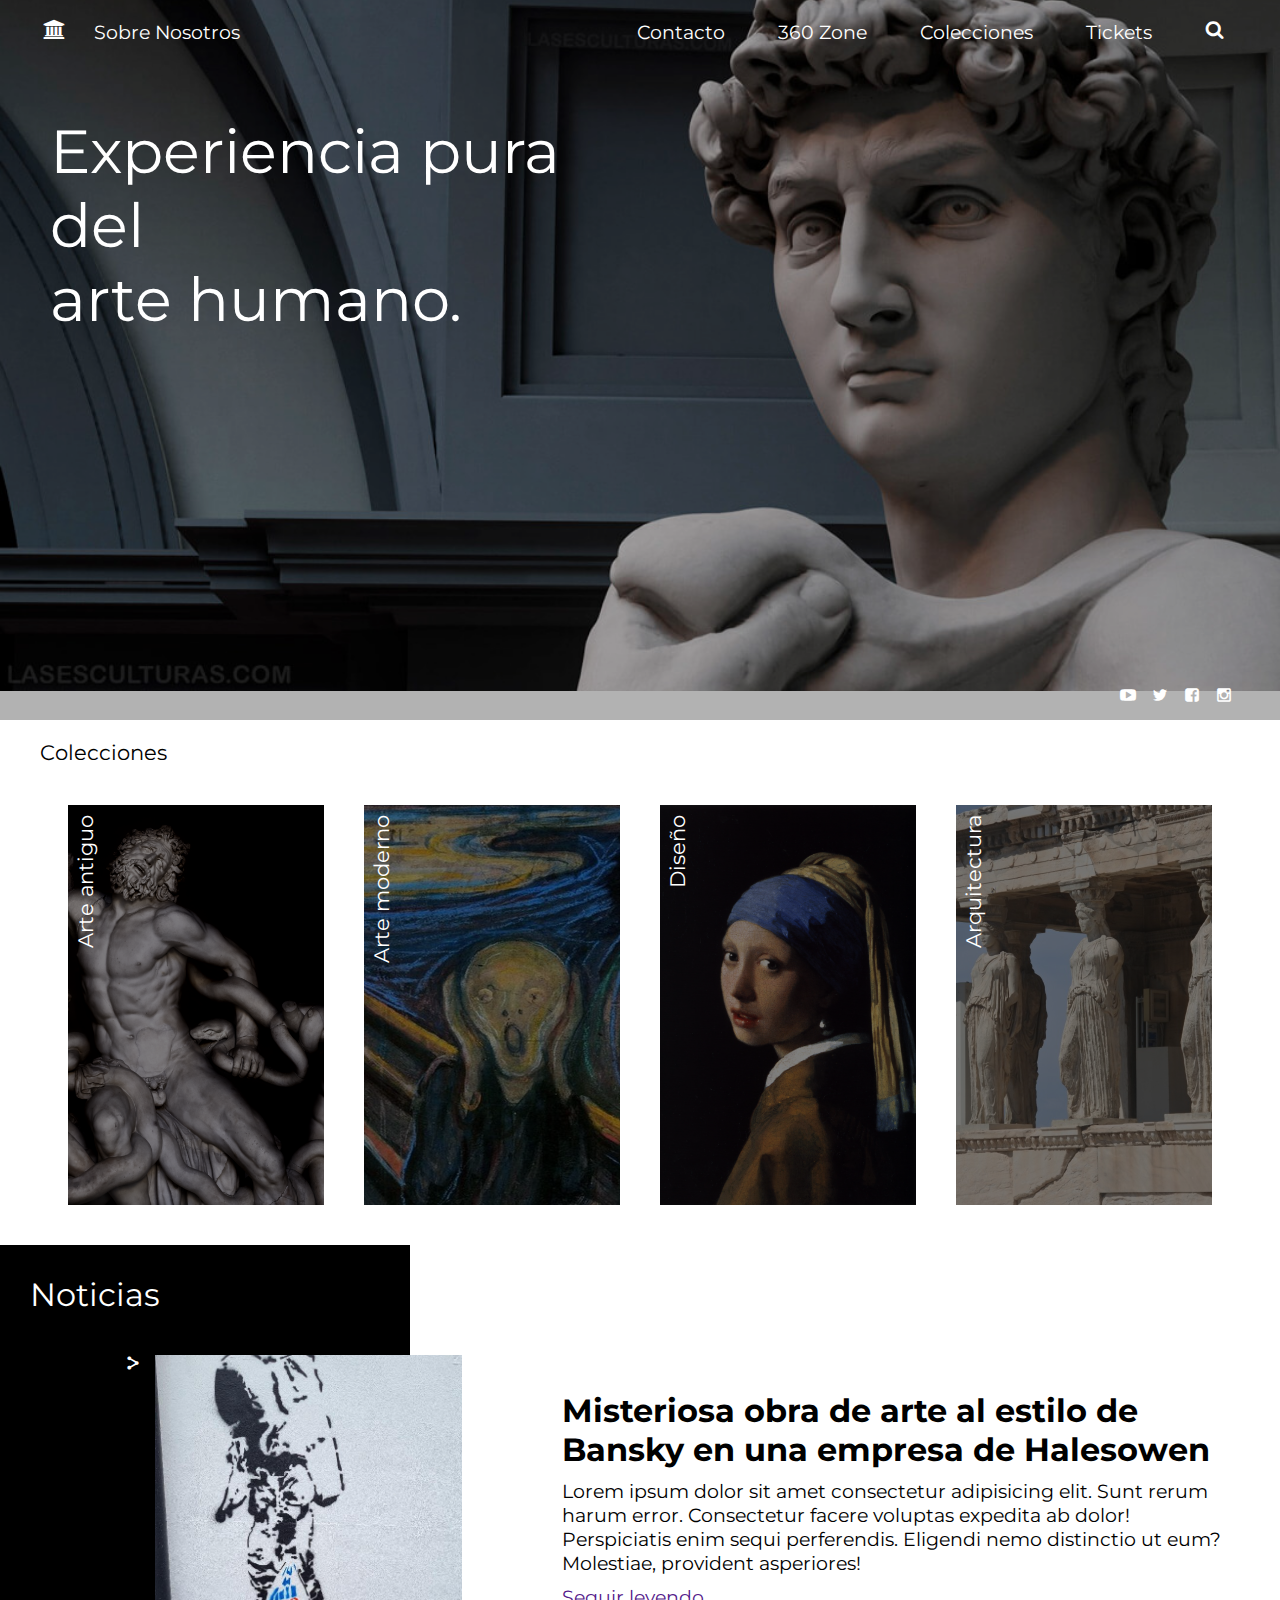
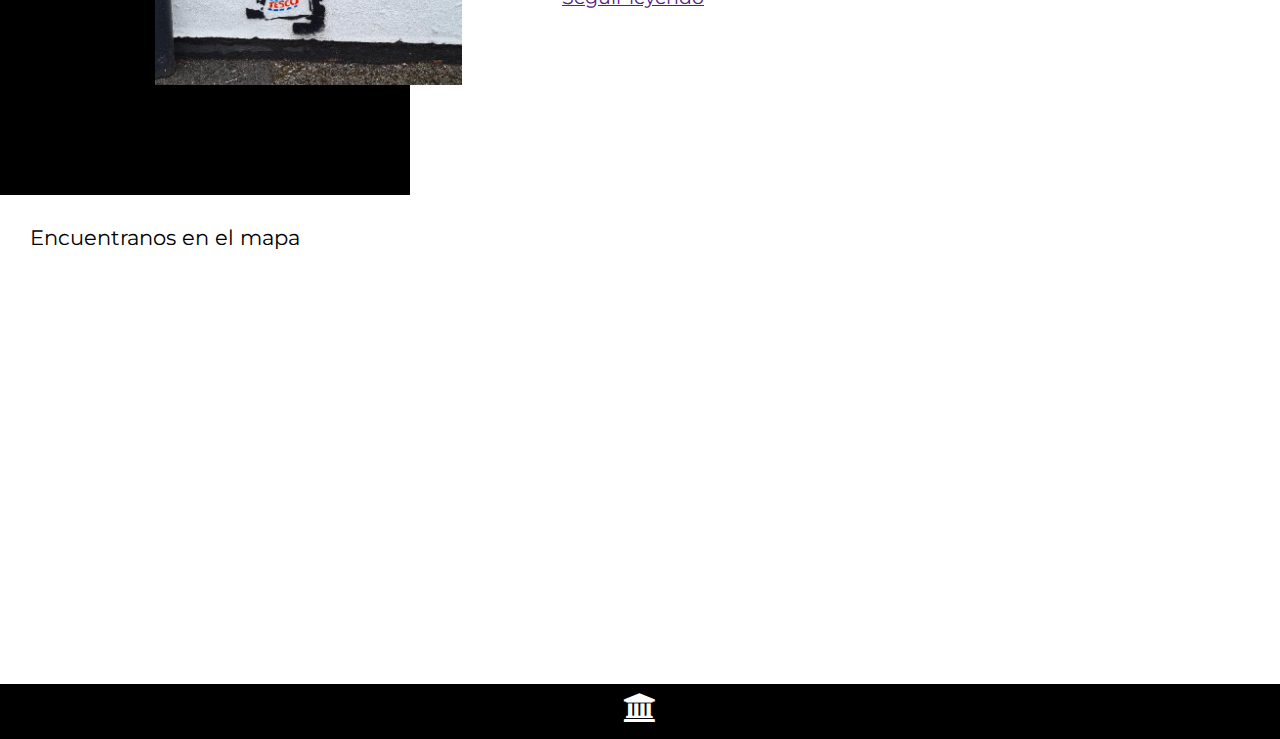
<file: index.html>
<!DOCTYPE html>
<html lang="en">

<head>
    <meta charset="UTF-8">
    <meta http-equiv="X-UA-Compatible" content="IE=edge">
    <meta name="viewport" content="width=device-width, initial-scale=1.0">
    <title>Art</title>
    <link rel="stylesheet" href="static/css/index.css">
    <link rel="stylesheet" href="static/icons/styles.css">
    <link rel="preconnect" href="https://fonts.gstatic.com">
<link href="https://fonts.googleapis.com/css2?family=Montserrat:wght@100;400&display=swap" rel="stylesheet">
<body>
    <header>
        <div class="header-image"><img src="static/img/header-img.jpg" alt=""></div>
        <div class="blackVeil"></div>
        <div class="menus">
            <div class="menu-left">
                <div class="menu-left-item">
                    <span class="icon-logo"></span>
                </div>
                <div class="menu-left-item">Sobre Nosotros</div>
            </div>
            <div class="menu-rigth">
               <div class="menu-rigth-item"><a href="">Contacto</a></div>
                <div class="menu-rigth-item"><a href="./templates/360.html">360 Zone</a></div>
                <div class="menu-rigth-item"><a href="templates/screen2.html">Colecciones</a></div>
                <div class="menu-rigth-item"><a href="">Tickets</a></div>
                <div class="menu-rigth-item"><span class="icon-search"></span></div>
            </div>
        </div>
        <div class="titulo">
            <p>Experiencia pura</p>
            <p> del</p>
            <p> arte humano.</p>
        </div>
        <div class="menu-footer">
            <div class="icon-social-network"><span class="icon-youtube"></span></div>
            <div class="icon-social-network"><span class="icon-twitter"></span></div>
            <div class="icon-social-network"><span class="icon-facebook"></span></div>
            <div class="icon-social-network"><span class="icon-instagram"></span></div>
        </div class="menu-footer">
    </header>
    <main>
        <article class="colecciones">
            <div class="colecciones-title">
                Colecciones
            </div>
            <div class="gallery">
                <div class="galery-image">
                    <img src="static/img/laocoon-img.png" alt="">
                    <p class="title-img"><a href="./templates/antiguo.html">Arte antiguo</a></p>
                    <div class="blackVeil-galery"></div>
                </div>
                <div class="galery-image">
                    <img src="static/img/grito-img.jpg" alt="">
                    <div class="title-img"><a href="">Arte moderno</a></div>
                    <div class="blackVeil-galery"></div>
                </div>
                <div class="galery-image">
                    <img src="static/img/chica-img.jpg" alt="">
                    <div class="title-img"><a href="">Diseño</a></div>
                    <div class="blackVeil-galery"></div>
                </div>
                <div class="galery-image">
                    <img src="static/img/templo-img.jpg" alt="">
                    <div class="title-img"><a href="./templates/arquitectura.html">Arquitectura</a></div>
                    <div class="blackVeil-galery"></div>
                </div>
            </div>
        </article>
        <article class="noticias">
            <div class="noticias-left">
                <div class="noticias-left-title">
                    Noticias
                </div>
                <div class="noticias-background">
                </div>
                <div class="noticias-image">
                    <img src="static/img/banksy-img.jpg" alt="">
                    <div class="shared">
                        <span class="icon-share"></span>
                    </div>
                </div>
            </div>
            <div class="noticias-rigth">
                <div class="noticias-contenido">
                    <h1>Misteriosa obra de arte al estilo de Bansky en una empresa de Halesowen</h1>
                    <p>Lorem ipsum dolor sit amet consectetur adipisicing elit. Sunt rerum harum error. Consectetur
                        facere voluptas expedita ab dolor! Perspiciatis enim sequi perferendis. Eligendi nemo distinctio
                        ut eum? Molestiae, provident asperiores!</p>
                    <a href="">Seguir leyendo</a>
                </div>
            </div>
        </article>
    </main>
    <footer>
        <p>Encuentranos en el mapa</p>
        <div style="width: 100%"><iframe width="100%" height="400" frameborder="0" scrolling="no" marginheight="0"
                marginwidth="0"
                src="https://maps.google.com/maps?width=100%25&amp;height=600&amp;hl=es&amp;q=Blvd.%20Villas%20del%20Meson,%202995%20Montenegro,%20Qro.+(UAQ%20Juriquilla)&amp;t=&amp;z=14&amp;ie=UTF8&amp;iwloc=B&amp;output=embed"></iframe></div>
        <div class="final-footer">
            <span class="icon-logo"></span>
        </div>
    </footer>
</body>

</html>
</file>
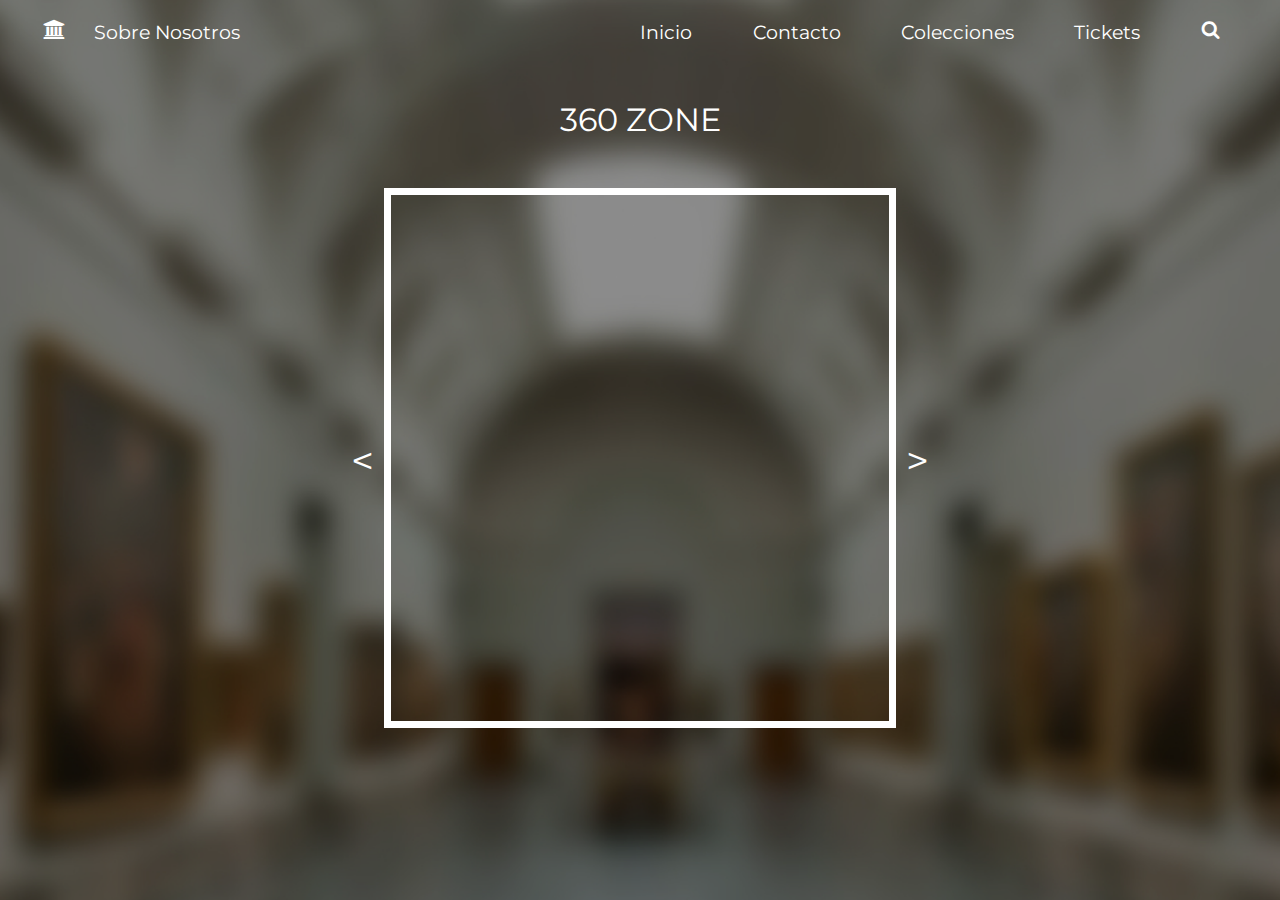
<file: templates/360.html>
<!DOCTYPE html>
<html lang="es-mx">
    <!-- http://www.digitalsculpture.org/florence/main/main_collection -->
<head>
    <meta charset="UTF-8">
    <meta http-equiv="X-UA-Compatible" content="IE=edge">
    <meta name="viewport" content="width=device-width, initial-scale=1.0">
    <title>Art</title>
    <link rel="stylesheet" href="../static/css/360.css">
    <link rel="stylesheet" href="../static/icons/styles.css">
    <link rel="preconnect" href="https://fonts.gstatic.com">
    <link href="https://fonts.googleapis.com/css2?family=Montserrat:wght@100;400&display=swap" rel="stylesheet">

<body>
    <header>
        <div class="menus">
            <div class="menu-left">
                <div class="menu-left-item">
                    <span class="icon-logo"></span>
                </div>
                <div class="menu-left-item">Sobre Nosotros</div>
            </div>
            <div class="menu-rigth">
                <div class="menu-rigth-item"><a href="../index.html">Inicio</a></div>
                <div class="menu-rigth-item"><a href="">Contacto</a></div>
                <div class="menu-rigth-item"><a href="">Colecciones</a></div>
                <div class="menu-rigth-item"><a href="">Tickets</a></div>
                <div class="menu-rigth-item"><span class="icon-search"></span></div>
            </div>
        </div>

    </header>
    <main>
        <img class="main-fondo" src="../static/img/360.png" alt="">
        <div class="blackVeil"></div>
        <div class="title">360 ZONE</div>
        <div class="modal" id="1">
            <div class="modelo">
                <p></p>
                <a href="#10">&#60;</a>
                <div class="sketchfab-embed-wrapper"> <iframe title="Female Portrait- OdA1911 n 648" frameborder="0"
                        allowfullscreen mozallowfullscreen="true" webkitallowfullscreen="true" allow="fullscreen; autoplay; vr"
                        xr-spatial-tracking execution-while-out-of-viewport execution-while-not-rendered web-share
                        src="https://sketchfab.com/models/93e11d4bc5fc40d88962fa717c6792fc/embed?ui_infos=0"> </iframe> 
                    </div>
                    <a href="#2">></a>
                </div>
        </div>
        <div class="modal" id="2">
            <div class="modelo">
                <p></p>
                <a href="#1">&#60;</a>
                <div class="sketchfab-embed-wrapper"> <iframe title="Macrinus" frameborder="0" allowfullscreen mozallowfullscreen="true" webkitallowfullscreen="true" allow="fullscreen; autoplay; vr" xr-spatial-tracking execution-while-out-of-viewport execution-while-not-rendered web-share src="https://sketchfab.com/models/dd49c38dac5c40e4be1081b9ddf6be6f/embed?ui_infos=0"> </iframe> </div>
                <a href="#3">></a>
            </div>
        </div>
        <div class="modal" id="3">
            <div class="modelo">
                <p></p>
                <a href="#2">&#60;</a>
                <div class="sketchfab-embed-wrapper"> <iframe title="Molossian Hound Inv. 1914 n. 67" frameborder="0" allowfullscreen mozallowfullscreen="true" webkitallowfullscreen="true" allow="fullscreen; autoplay; vr" xr-spatial-tracking execution-while-out-of-viewport execution-while-not-rendered web-share src="https://sketchfab.com/models/6a6bc196c2cf447b8fd8eaec1d0c7fa1/embed?ui_infos=0"> </iframe> </div>
                <a href="#4">></a>
            </div>
        </div>
        <div class="modal" id="4">
            <div class="modelo">
                <p></p>
                <a href="#3">&#60;</a>
                <div class="sketchfab-embed-wrapper"> <iframe title="Wild Boar Inv. 1914 n. 63" frameborder="0" allowfullscreen mozallowfullscreen="true" webkitallowfullscreen="true" allow="fullscreen; autoplay; vr" xr-spatial-tracking execution-while-out-of-viewport execution-while-not-rendered web-share src="https://sketchfab.com/models/656c433eb4434417beff1456bceb6e49/embed?ui_infos=0"> </iframe> </div>
                <a href="#5">></a>
            </div>
        </div>
        <div class="modal" id="5">
            <div class="modelo">
                <p></p>
                <a href="#4">&#60;</a>
                <div class="sketchfab-embed-wrapper"> <iframe title="Sleeping Ariadne" frameborder="0" allowfullscreen mozallowfullscreen="true" webkitallowfullscreen="true" allow="fullscreen; autoplay; vr" xr-spatial-tracking execution-while-out-of-viewport execution-while-not-rendered web-share src="https://sketchfab.com/models/3a89b9c378bd4824b5cdf75429c86914/embed?ui_infos=0"> </iframe> </div>
                <a href="#6">></a>
            </div>
        </div>
        <div class="modal" id="6">
            <div class="modelo">
                <p></p>
                <a href="#5">&#60;</a>
                <div class="sketchfab-embed-wrapper"> <iframe title="Dancing Satyr Inv. 1914 n. 220" frameborder="0" allowfullscreen mozallowfullscreen="true" webkitallowfullscreen="true" allow="fullscreen; autoplay; vr" xr-spatial-tracking execution-while-out-of-viewport execution-while-not-rendered web-share src="https://sketchfab.com/models/f44cffa980bf40df89e91458261e16b5/embed?ui_infos=0"> </iframe> </div>
                <a href="#7">></a>
            </div>
        </div>
        <div class="modal" id="7">
            <div class="modelo">
                <p></p>
                <a href="#6">&#60;</a>
                <div class="sketchfab-embed-wrapper"> <iframe title="Menelaus and Patroclus Inv. 1914 n. 601" frameborder="0" allowfullscreen mozallowfullscreen="true" webkitallowfullscreen="true" allow="fullscreen; autoplay; vr" xr-spatial-tracking execution-while-out-of-viewport execution-while-not-rendered web-share src="https://sketchfab.com/models/466021cc8aaa4cabb79d22cf78884446/embed?ui_infos=0"> </iframe> </div>
                <a href="#8">></a>
            </div>
        </div>
        <div class="modal" id="8">
            <div class="modelo">
                <p></p>
                <a href="#7">&#60;</a>
                <div class="sketchfab-embed-wrapper"> <iframe title="Apollino Inv. 1914 n. 229" frameborder="0" allowfullscreen mozallowfullscreen="true" webkitallowfullscreen="true" allow="fullscreen; autoplay; vr" xr-spatial-tracking execution-while-out-of-viewport execution-while-not-rendered web-share src="https://sketchfab.com/models/374745e741314f7aaf0feea80a39cd52/embed?ui_infos=0"> </iframe> </div>
                <a href="#9">></a>
            </div>
        </div>
        <div class="modal" id="9">
            <div class="modelo">
                <p></p>
                <a href="#8">&#60;</a>
                <div class="sketchfab-embed-wrapper"> <iframe title="Medici Venus Inv. 1914 n. 224" frameborder="0" allowfullscreen mozallowfullscreen="true" webkitallowfullscreen="true" allow="fullscreen; autoplay; vr" xr-spatial-tracking execution-while-out-of-viewport execution-while-not-rendered web-share src="https://sketchfab.com/models/31df125d63b747af841d8fca4eb7b8f8/embed?ui_infos=0"> </iframe> </div>
                <a href="#10">></a>
            </div>
        </div>
        <div class="modal" id="10">
            <div class="modelo">
                <p></p>
                <a href="#9">&#60;</a>
                <div class="sketchfab-embed-wrapper"> <iframe title="The Wrestlers Inv. 1914 n. 216" frameborder="0" allowfullscreen mozallowfullscreen="true" webkitallowfullscreen="true" allow="fullscreen; autoplay; vr" xr-spatial-tracking execution-while-out-of-viewport execution-while-not-rendered web-share src="https://sketchfab.com/models/2b05d3f4249843c99acb359a8e0190e7/embed?ui_infos=0"> </iframe> </div>
                <a href="#1">></a>
            </div>
        </div>

    </main>
    <script>
    document.getElementById(2).children[0].children[1].click()
    </script>
</body>

</html>
</file>
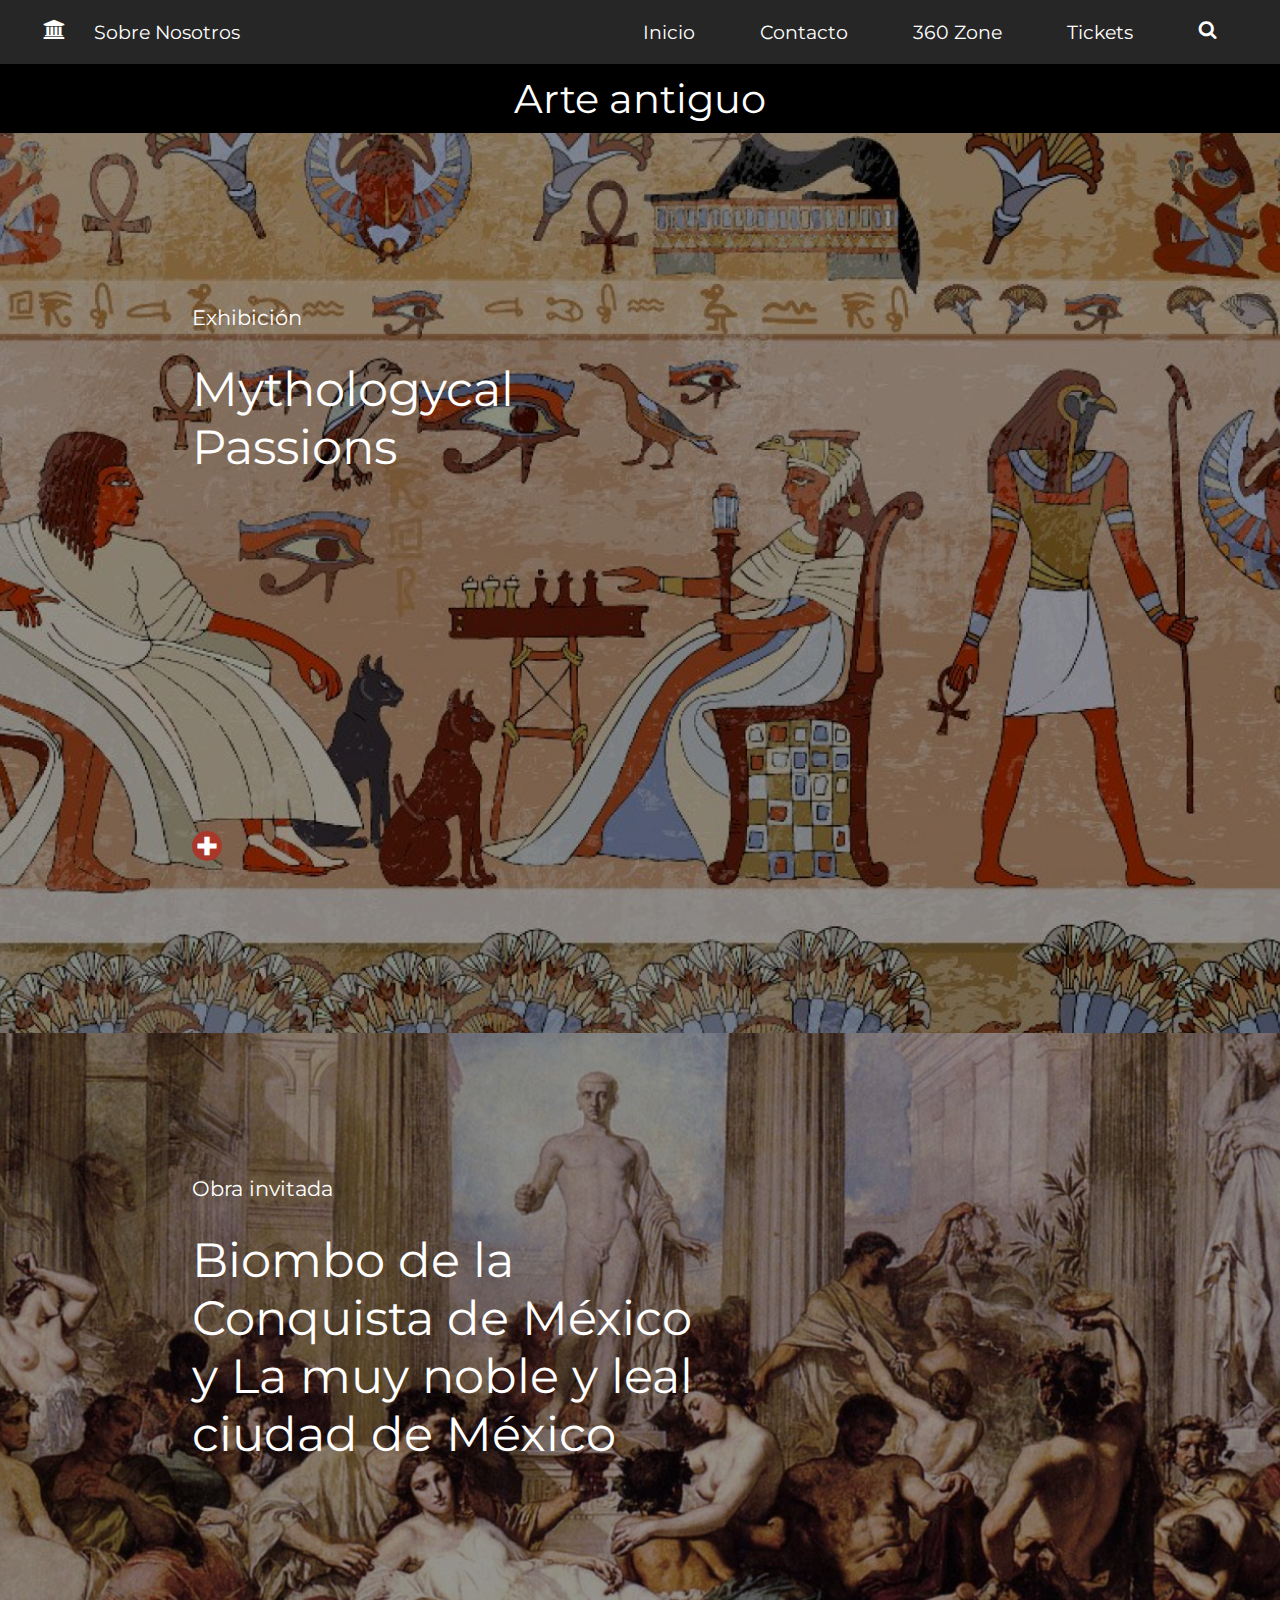
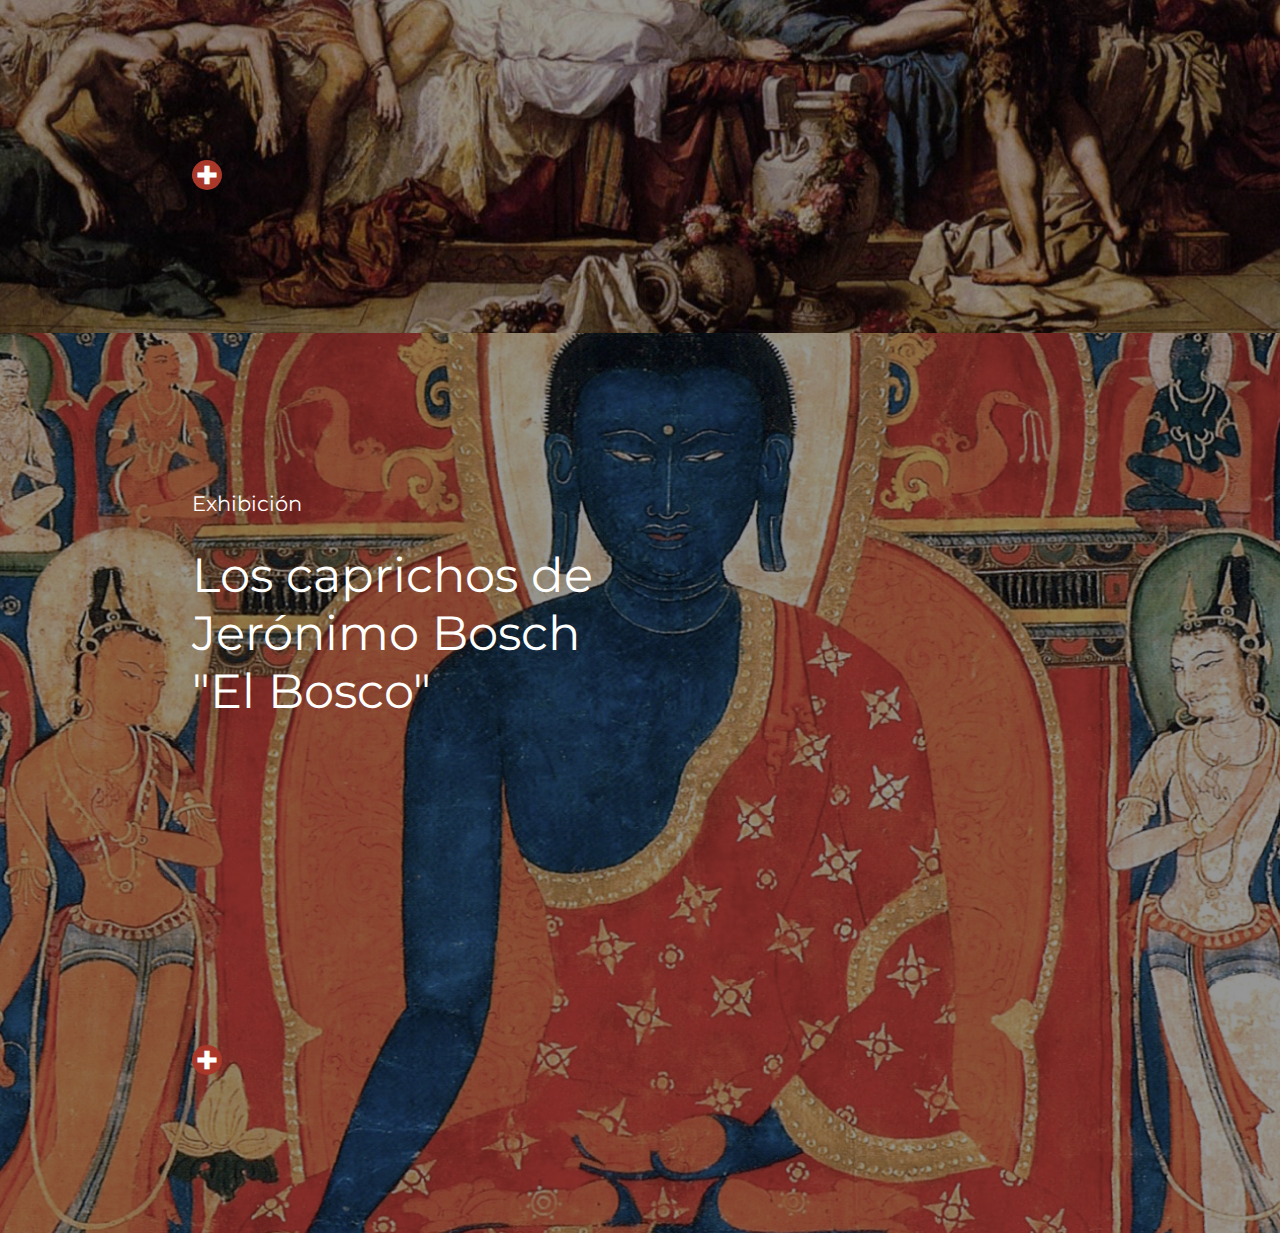
<file: templates/antiguo.html>
<!DOCTYPE html>
<html lang="en">

<head>
    <meta charset="UTF-8">
    <meta http-equiv="X-UA-Compatible" content="IE=edge">
    <meta name="viewport" content="width=device-width, initial-scale=1.0">
    <title>Art</title>
    <link rel="stylesheet" href="../static/css/galery-section.css">
    <link rel="stylesheet" href="../static/icons/styles.css">
    <link rel="preconnect" href="https://fonts.gstatic.com">
<link href="https://fonts.googleapis.com/css2?family=Montserrat:wght@100;400&display=swap" rel="stylesheet">
<body>
    <header>
        <div class="menus">
            <div class="menu-left">
                <div class="menu-left-item">
                    <span class="icon-logo"></span>
                </div>
                <div class="menu-left-item">Sobre Nosotros</div>
            </div>
            <div class="menu-rigth">
                <div class="menu-rigth-item"><a href="../index.html">Inicio</a></div>
                <div class="menu-rigth-item"><a href="">Contacto</a></div>
                <div class="menu-rigth-item"><a href="../templates/360.html">360 Zone</a></div>
                <div class="menu-rigth-item"><a href="">Tickets</a></div>
                <div class="menu-rigth-item"><span class="icon-search"></span></div>
            </div>
        </div>
        
    </header>
    <main>
        <section>Arte antiguo</section>
        <article>
            <div>
                <p class="article-type">Exhibición</p>
                <p class="article-title">Mythologycal <br> Passions</p>
            </div>
            <div class="mas-icon">+</div>
            <img src="../static/img/antiguo_img1.png" alt="">
            <div class="blackVeil"></div>
        </article>
        <article>
            <div>
                <p class="article-type">Obra invitada</p>
                <p class="article-title">
                    Biombo de la <br>
                    Conquista de México <br>
                    y La muy noble y leal <br>
                    ciudad de México
                </p>
            </div>
            <div class="mas-icon">+</div>
            <img src="../static/img/antiguo_img2.png" alt="">
            <div class="blackVeil"></div>
        </article>
        <article>
            <div>
                <p class="article-type">Exhibición</p>
                <p class="article-title">
                    Los caprichos de <br>
                    Jerónimo Bosch <br>
                    "El Bosco"
                </p>
            </div>
            <div class="mas-icon">+</div>
            <img src="../static/img/antiguo_img3.png" alt="">
            <div class="blackVeil"></div>
        </article>
    </main>
    
</body>

</html>
</file>
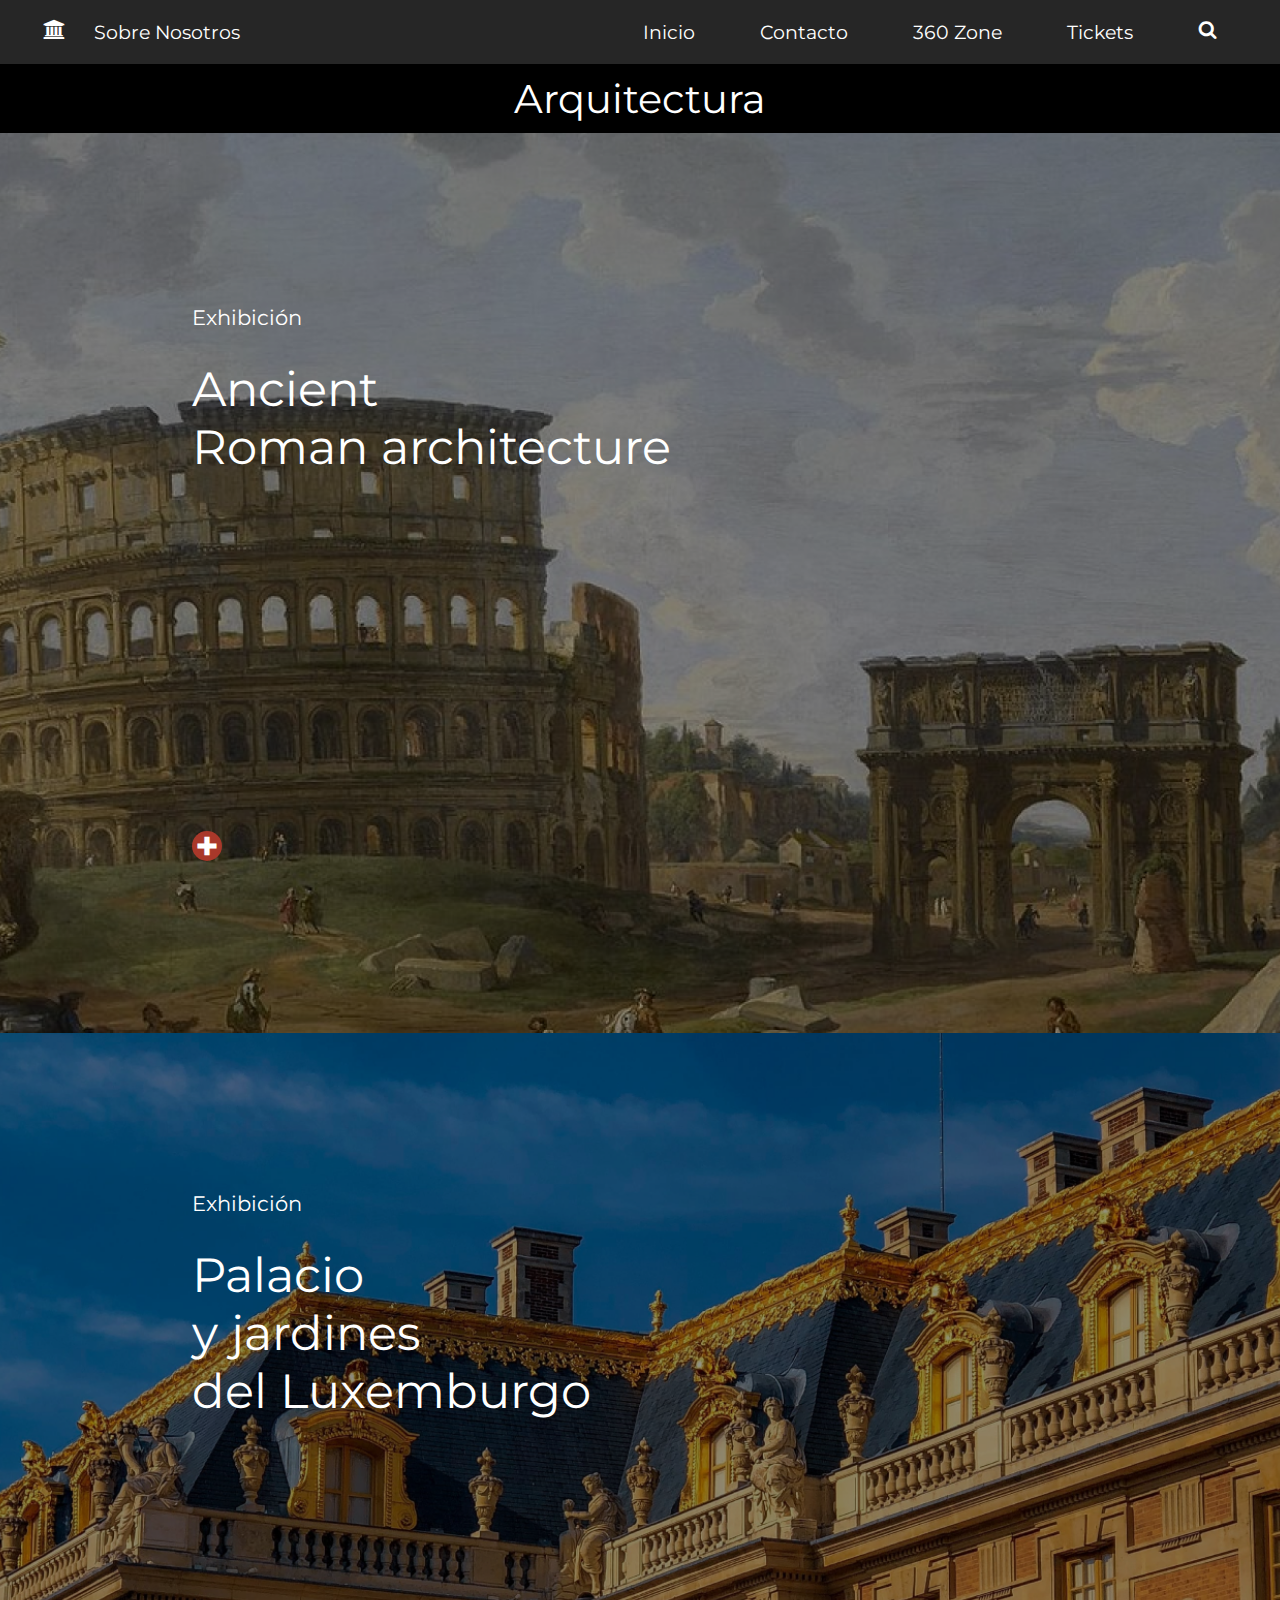
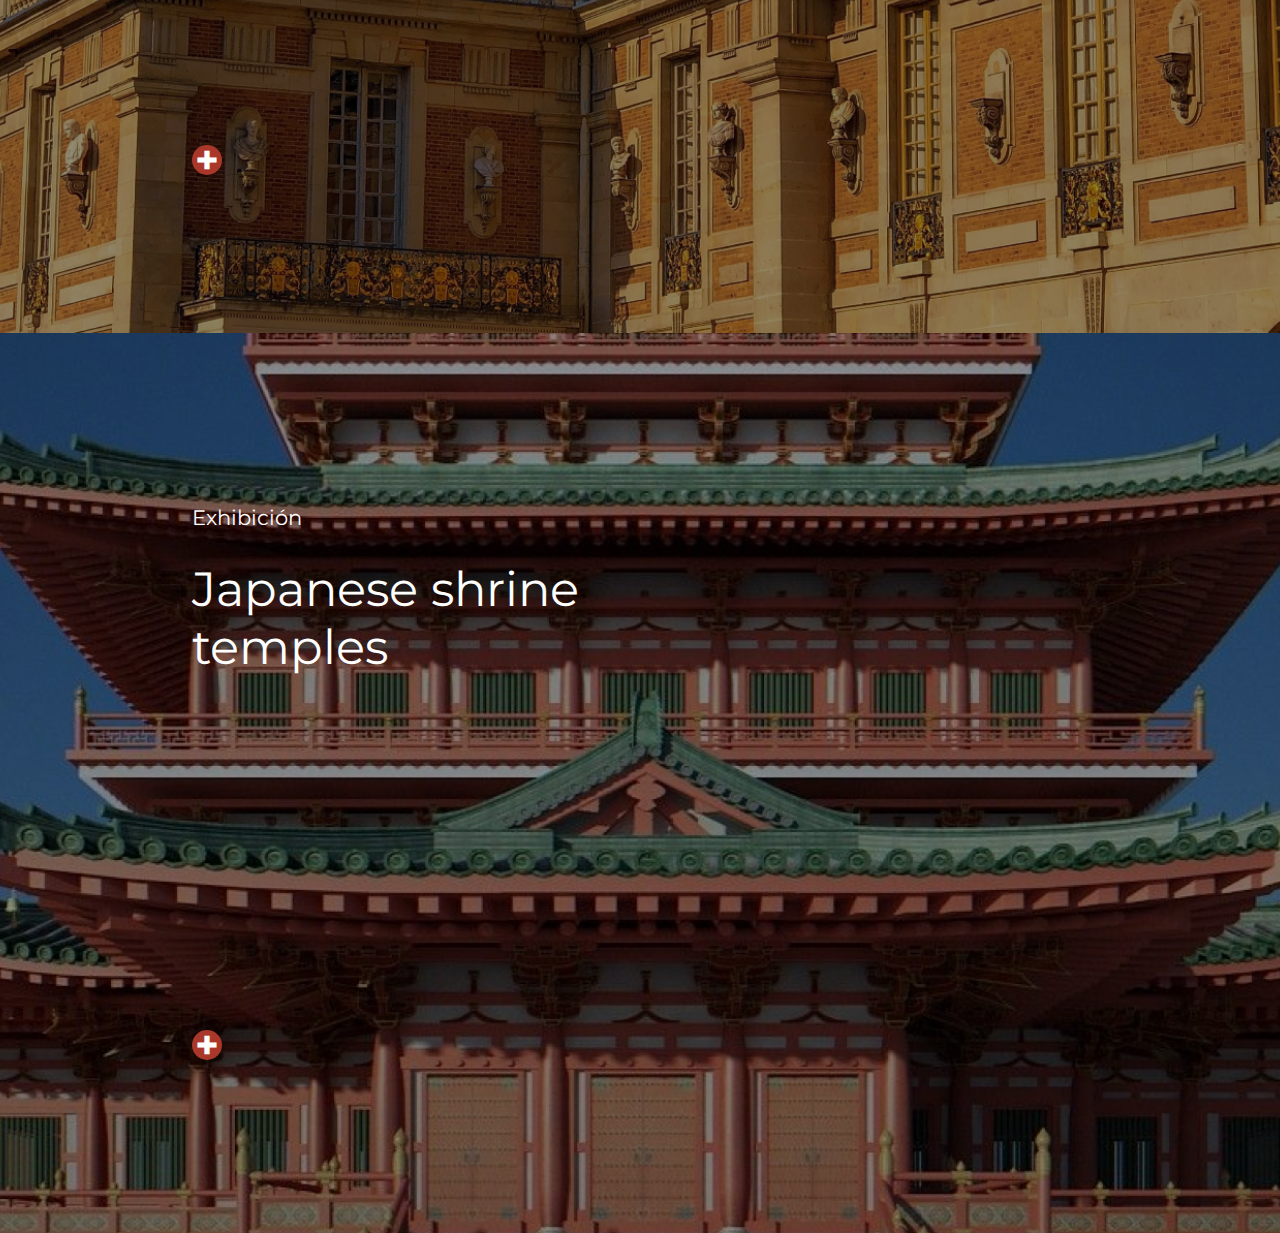
<file: templates/arquitectura.html>
<!DOCTYPE html>
<html lang="en">

<head>
    <meta charset="UTF-8">
    <meta http-equiv="X-UA-Compatible" content="IE=edge">
    <meta name="viewport" content="width=device-width, initial-scale=1.0">
    <title>Art</title>
    <link rel="stylesheet" href="../static/css/galery-section.css">
    <link rel="stylesheet" href="../static/icons/styles.css">
    <link rel="preconnect" href="https://fonts.gstatic.com">
<link href="https://fonts.googleapis.com/css2?family=Montserrat:wght@100;400&display=swap" rel="stylesheet">
<body>
    <header>
        <div class="menus">
            <div class="menu-left">
                <div class="menu-left-item">
                    <span class="icon-logo"></span>
                </div>
                <div class="menu-left-item">Sobre Nosotros</div>
            </div>
            <div class="menu-rigth">
                <div class="menu-rigth-item"><a href="../index.html">Inicio</a></div>
                <div class="menu-rigth-item"><a href="">Contacto</a></div>
                <div class="menu-rigth-item"><a href="../templates/360.html">360 Zone</a></div>
                <div class="menu-rigth-item"><a href="">Tickets</a></div>
                <div class="menu-rigth-item"><span class="icon-search"></span></div>
            </div>
        </div>
        
    </header>
    <main>
        <section>Arquitectura</section>
        <article>
            <div>
                <p class="article-type">Exhibición</p>
                <p class="article-title">Ancient <br>Roman architecture</p>
            </div>
            <div class="mas-icon">+</div>
            <img src="../static/img/arquitectura_img1.png" alt="">
            <div class="blackVeil"></div>
        </article>
        <article>
            <div>
                <p class="article-type">Exhibición</p>
                <p class="article-title">
                    Palacio<br>
                    y jardines <br>
                    del Luxemburgo <br>
                    
                </p>
            </div>
            <div class="mas-icon">+</div>
            <img src="../static/img/arquitectura_img2.png" alt="">
            <div class="blackVeil"></div>
        </article>
        <article>
            <div>
                <p class="article-type">Exhibición</p>
                <p class="article-title">
                    Japanese shrine<br>
                    temples <br>
                    
                </p>
            </div>
            <div class="mas-icon">+</div>
            <img src="../static/img/arquitectura_img3.png" alt="">
            <div class="blackVeil"></div>
        </article>
    </main>
    
</body>

</html>
</file>
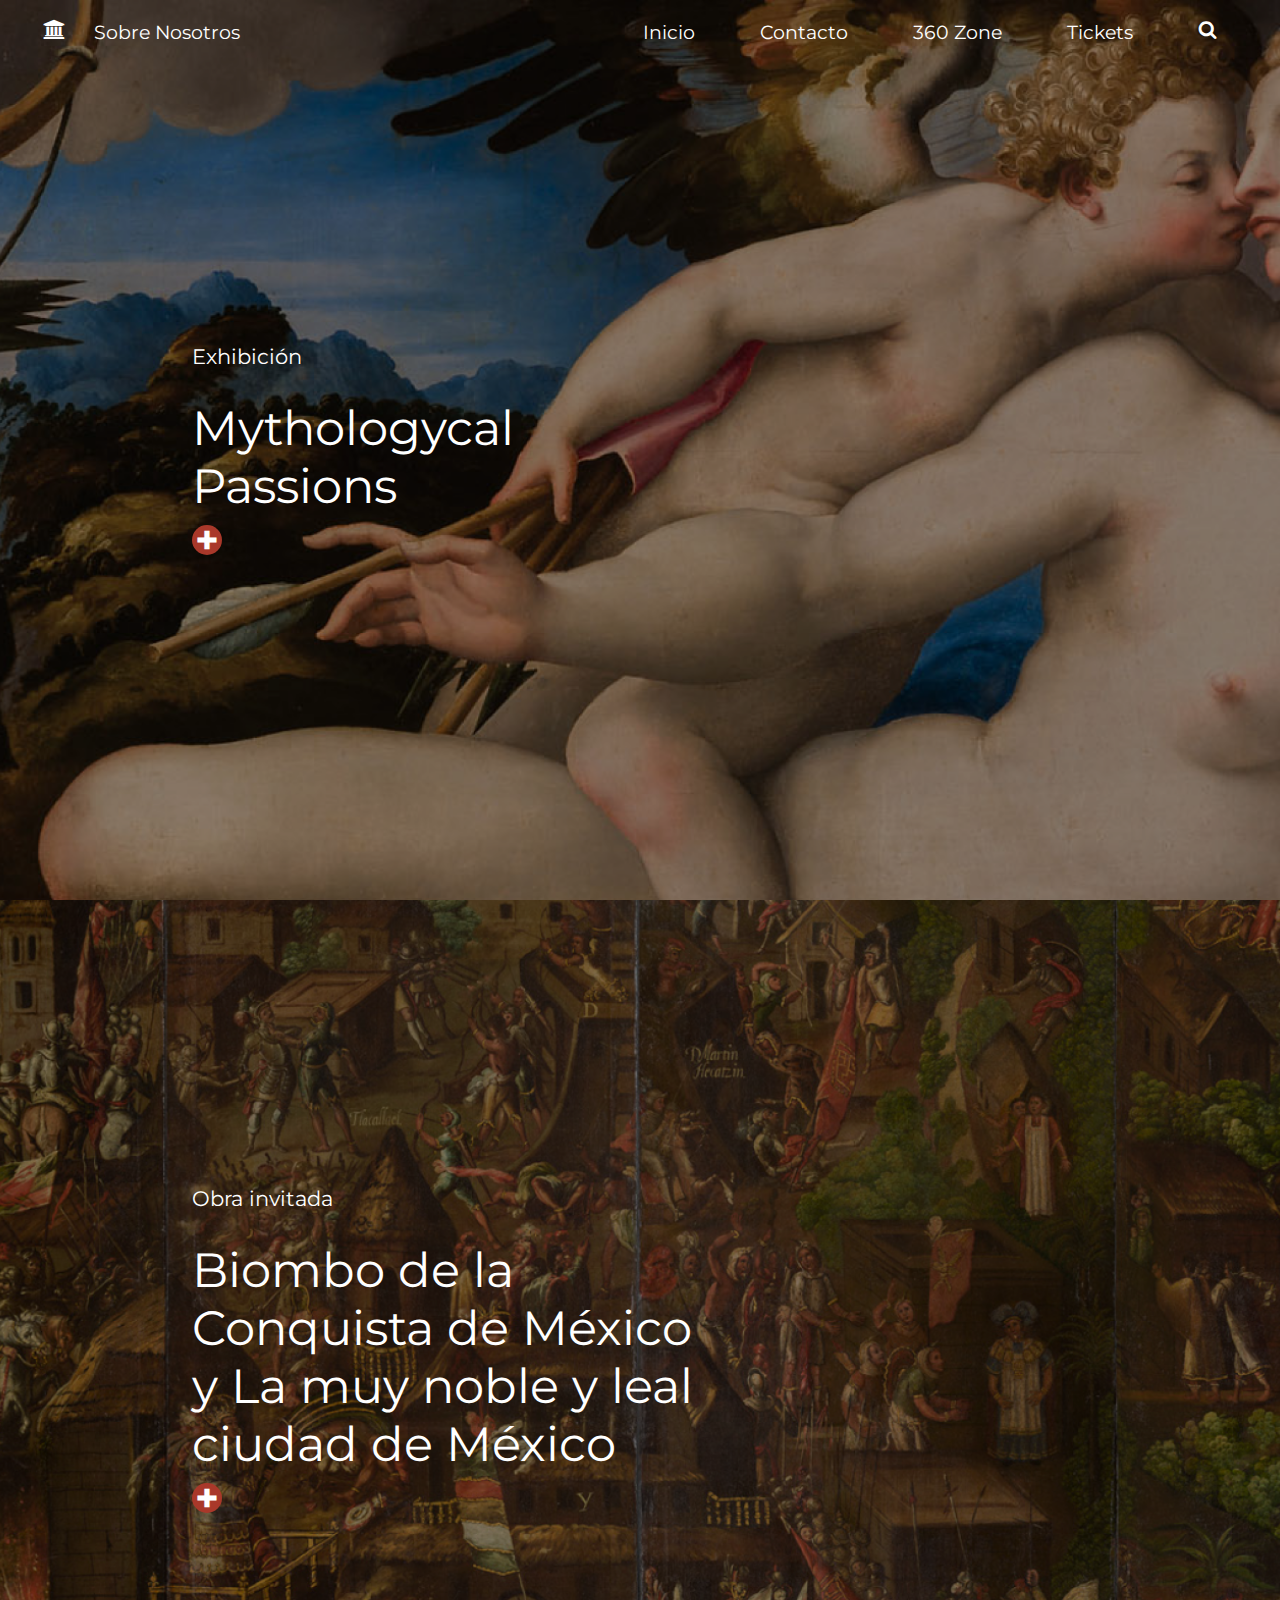
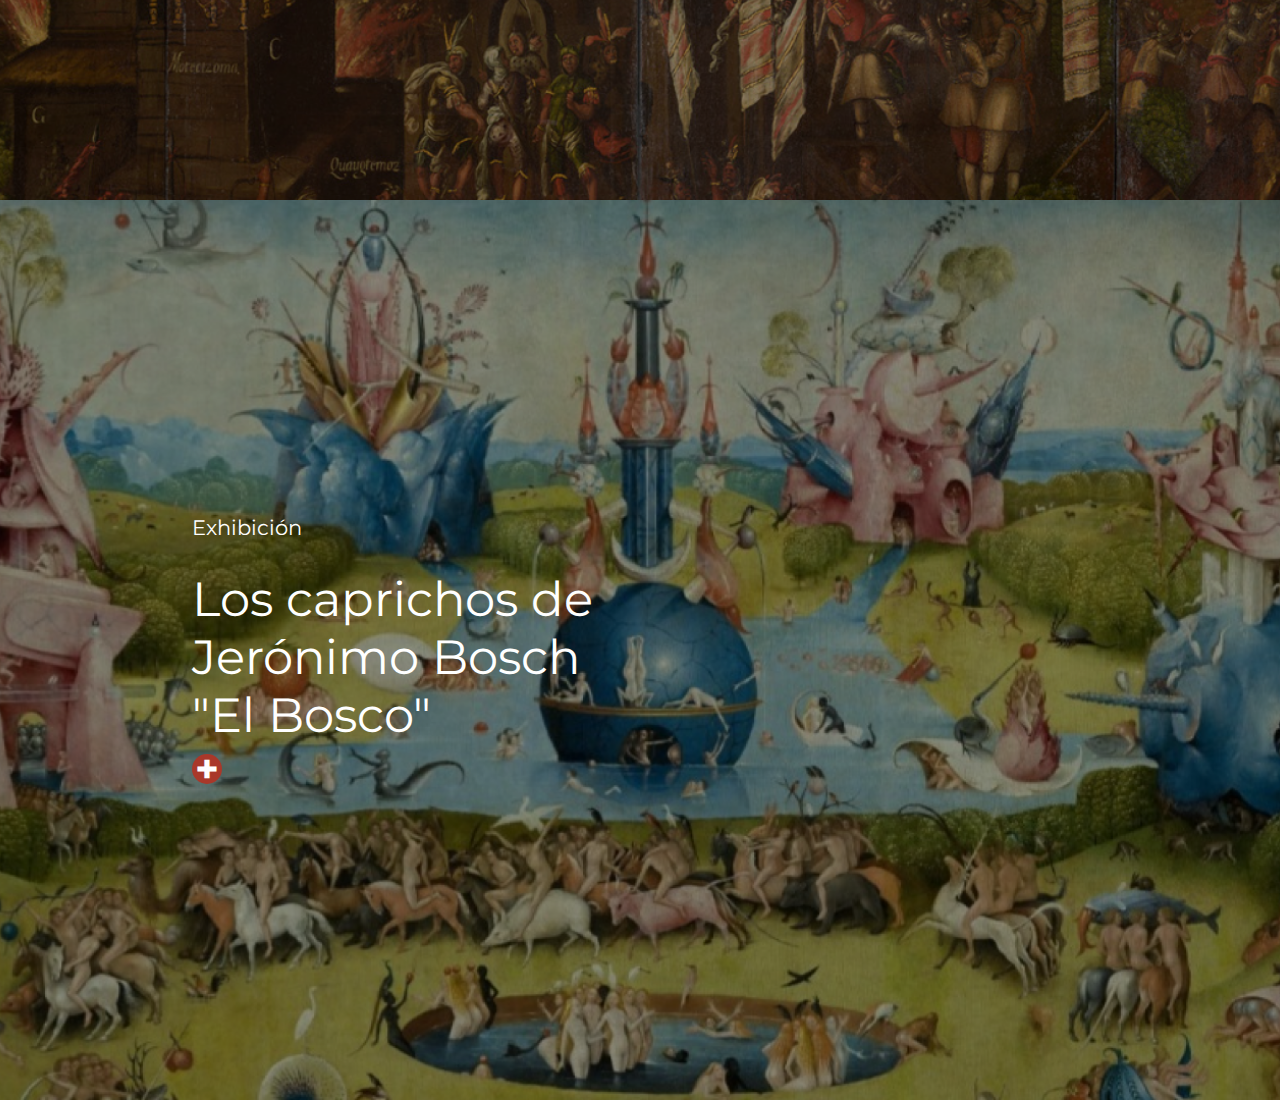
<file: templates/screen2.html>
<!DOCTYPE html>
<html lang="en">

<head>
    <meta charset="UTF-8">
    <meta http-equiv="X-UA-Compatible" content="IE=edge">
    <meta name="viewport" content="width=device-width, initial-scale=1.0">
    <title>Art</title>
    <link rel="stylesheet" href="../static/css/screen2.css">
    <link rel="stylesheet" href="../static/icons/styles.css">
    <link rel="preconnect" href="https://fonts.gstatic.com">
<link href="https://fonts.googleapis.com/css2?family=Montserrat:wght@100;400&display=swap" rel="stylesheet">
<body>
    <header>
        <div class="menus">
            <div class="menu-left">
                <div class="menu-left-item">
                    <span class="icon-logo"></span>
                </div>
                <div class="menu-left-item">Sobre Nosotros</div>
            </div>
            <div class="menu-rigth">
                <div class="menu-rigth-item"><a href="../index.html">Inicio</a></div>
                <div class="menu-rigth-item"><a href="">Contacto</a></div>
                <div class="menu-rigth-item"><a href="../templates/360.html">360 Zone</a></div>
                <div class="menu-rigth-item"><a href="">Tickets</a></div>
                <div class="menu-rigth-item"><span class="icon-search"></span></div>
            </div>
        </div>
        
    </header>
    <main>
        <article>
            <p class="article-type">Exhibición</p>
            <p class="article-title">Mythologycal <br> Passions</p>
            <div class="mas-icon">+</div>
            <img src="../static/img/screen2_img1.png" alt="">
            <div class="blackVeil"></div>
        </article>
        <article>
            <p class="article-type">Obra invitada</p>
            <p class="article-title">
                Biombo de la <br>
                Conquista de México <br>
                y La muy noble y leal <br>
                ciudad de México
            </p>
            <div class="mas-icon">+</div>
            <img src="../static/img/screen2_img2.png" alt="">
            <div class="blackVeil"></div>
        </article>
        <article>
            <p class="article-type">Exhibición</p>
            <p class="article-title">
                Los caprichos de <br>
                Jerónimo Bosch <br>
                "El Bosco"
            </p>
            <div class="mas-icon">+</div>
            <img src="../static/img/screen2_img3.png" alt="">
            <div class="blackVeil"></div>
        </article>
    </main>
    
</body>

</html>
</file>
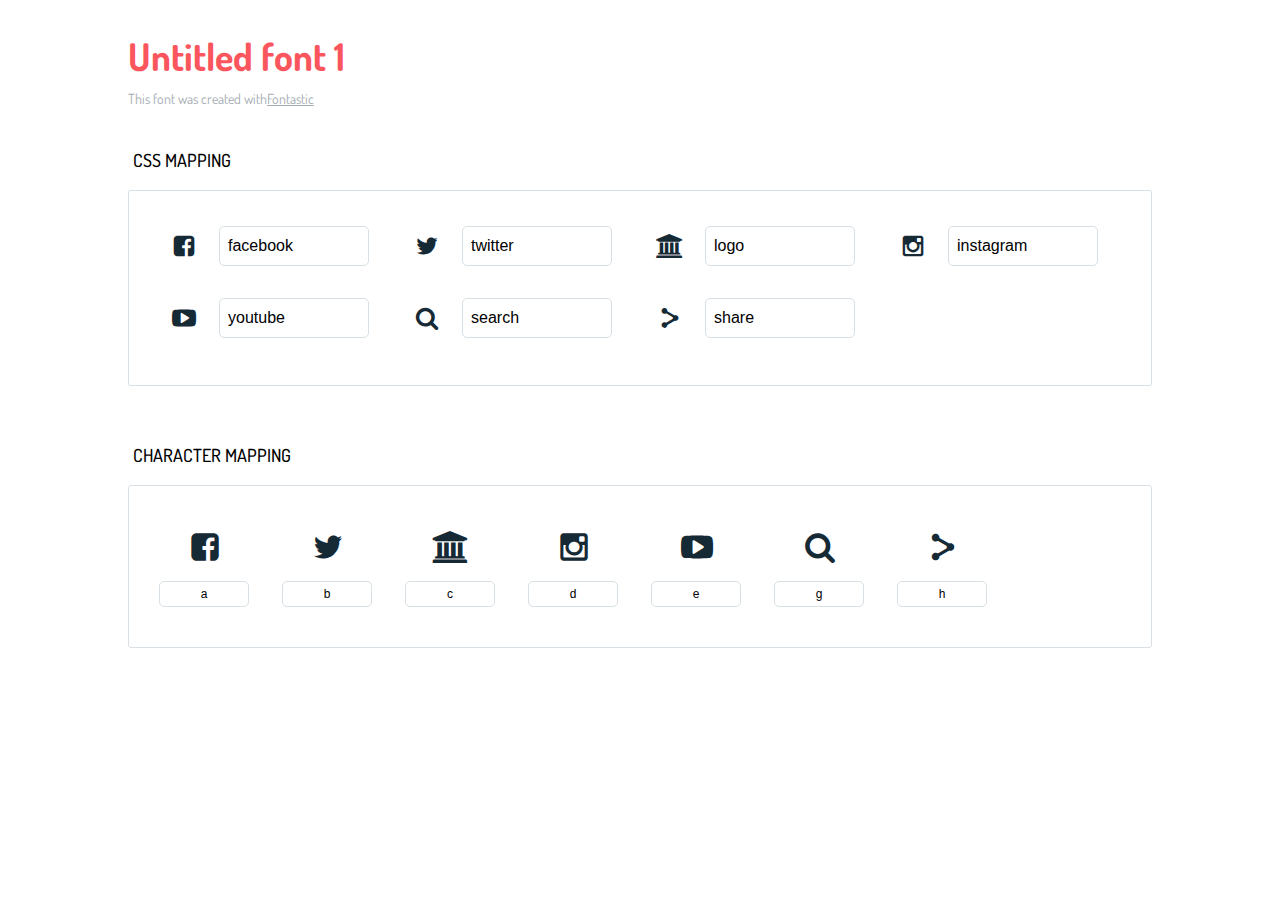
<file: static/icons/icons-reference.html>
<!DOCTYPE html>
<html lang="en">
  <head>
    <meta charset="utf-8">
    <meta http-equiv="X-UA-Compatible" content="IE=edge,chrome=1">
    <meta name="viewport" content="width=device-width,initial-scale=1">
    <title>Font Reference - Untitled font 1</title>
    <link href="http://fonts.googleapis.com/css?family=Dosis:400,500,700" rel="stylesheet" type="text/css">
    <link rel="stylesheet" href="styles.css">
    <style type="text/css">html,body,div,span,applet,object,iframe,h1,h2,h3,h4,h5,h6,p,blockquote,pre,a,abbr,acronym,address,big,cite,code,del,dfn,em,img,ins,kbd,q,s,samp,small,strike,strong,sub,sup,tt,var,dl,dt,dd,ol,ul,li,fieldset,form,label,legend,table,caption,tbody,tfoot,thead,tr,th,td{margin:0;padding:0;border:0;outline:0;font-weight:inherit;font-style:inherit;font-family:inherit;font-size:100%;vertical-align:baseline}body{line-height:1;color:#000;background:#fff}ol,ul{list-style:none}table{border-collapse:separate;border-spacing:0;vertical-align:middle}caption,th,td{text-align:left;font-weight:normal;vertical-align:middle}a img{border:none}*{-webkit-box-sizing:border-box;-moz-box-sizing:border-box;box-sizing:border-box}body{font-family:'Dosis','Tahoma',sans-serif}.container{margin:15px auto;width:80%}h1{margin:40px 0 20px;font-weight:700;font-size:38px;line-height:32px;color:#fb565e}h2{font-size:18px;padding:0 0 21px 5px;margin:45px 0 0 0;text-transform:uppercase;font-weight:500}.small{font-size:14px;color:#a5adb4;}.small a{color:#a5adb4;}.small a:hover{color:#fb565e}.glyphs.character-mapping{margin:0 0 20px 0;padding:20px 0 20px 30px;color:rgba(0,0,0,0.5);border:1px solid #d8e0e5;border-radius:3px;}.glyphs.character-mapping li{margin:0 30px 20px 0;display:inline-block;width:90px}.glyphs.character-mapping .icon{margin:10px 0 10px 15px;padding:15px;position:relative;width:55px;height:55px;color:#162a36 !important;overflow:hidden;border-radius:3px;font-size:32px;}.glyphs.character-mapping .icon svg{fill:#000}.glyphs.character-mapping input{margin:0;padding:5px 0;line-height:12px;font-size:12px;display:block;width:100%;border:1px solid #d8e0e5;border-radius:5px;text-align:center;outline:0;}.glyphs.character-mapping input:focus{border:1px solid #fbde4a;-webkit-box-shadow:inset 0 0 3px #fbde4a;box-shadow:inset 0 0 3px #fbde4a}.glyphs.character-mapping input:hover{-webkit-box-shadow:inset 0 0 3px #fbde4a;box-shadow:inset 0 0 3px #fbde4a}.glyphs.css-mapping{margin:0 0 60px 0;padding:30px 0 20px 30px;color:rgba(0,0,0,0.5);border:1px solid #d8e0e5;border-radius:3px;}.glyphs.css-mapping li{margin:0 30px 20px 0;padding:0;display:inline-block;overflow:hidden}.glyphs.css-mapping .icon{margin:0;margin-right:10px;padding:13px;height:50px;width:50px;color:#162a36 !important;overflow:hidden;float:left;font-size:24px}.glyphs.css-mapping input{margin:0;margin-top:5px;padding:8px;line-height:16px;font-size:16px;display:block;width:150px;height:40px;border:1px solid #d8e0e5;border-radius:5px;background:#fff;outline:0;float:right;}.glyphs.css-mapping input:focus{border:1px solid #fbde4a;-webkit-box-shadow:inset 0 0 3px #fbde4a;box-shadow:inset 0 0 3px #fbde4a}.glyphs.css-mapping input:hover{-webkit-box-shadow:inset 0 0 3px #fbde4a;box-shadow:inset 0 0 3px #fbde4a}</style>
  </head>
  <body>
    <div class="container">
      <h1>Untitled font 1</h1>
      <p class="small">This font was created with<a href="http://fontastic.me/">Fontastic</a></p>
      <h2>CSS mapping</h2>
      <ul class="glyphs css-mapping">
        <li>
          <div class="icon icon-facebook"></div>
          <input type="text" readonly="readonly" value="facebook">
        </li>
        <li>
          <div class="icon icon-twitter"></div>
          <input type="text" readonly="readonly" value="twitter">
        </li>
        <li>
          <div class="icon icon-logo"></div>
          <input type="text" readonly="readonly" value="logo">
        </li>
        <li>
          <div class="icon icon-instagram"></div>
          <input type="text" readonly="readonly" value="instagram">
        </li>
        <li>
          <div class="icon icon-youtube"></div>
          <input type="text" readonly="readonly" value="youtube">
        </li>
        <li>
          <div class="icon icon-search"></div>
          <input type="text" readonly="readonly" value="search">
        </li>
        <li>
          <div class="icon icon-share"></div>
          <input type="text" readonly="readonly" value="share">
        </li>
      </ul>
      <h2>Character mapping</h2>
      <ul class="glyphs character-mapping">
        <li>
          <div data-icon="a" class="icon"></div>
          <input type="text" readonly="readonly" value="a">
        </li>
        <li>
          <div data-icon="b" class="icon"></div>
          <input type="text" readonly="readonly" value="b">
        </li>
        <li>
          <div data-icon="c" class="icon"></div>
          <input type="text" readonly="readonly" value="c">
        </li>
        <li>
          <div data-icon="d" class="icon"></div>
          <input type="text" readonly="readonly" value="d">
        </li>
        <li>
          <div data-icon="e" class="icon"></div>
          <input type="text" readonly="readonly" value="e">
        </li>
        <li>
          <div data-icon="g" class="icon"></div>
          <input type="text" readonly="readonly" value="g">
        </li>
        <li>
          <div data-icon="h" class="icon"></div>
          <input type="text" readonly="readonly" value="h">
        </li>
      </ul>
    </div>
    <script>(function() {
  var glyphs, i, len, ref;

  ref = document.getElementsByClassName('glyphs');
  for (i = 0, len = ref.length; i < len; i++) {
    glyphs = ref[i];
    glyphs.addEventListener('click', function(event) {
      if (event.target.tagName === 'INPUT') {
        return event.target.select();
      }
    });
  }

}).call(this);

    </script>
  </body>
</html>
</file>
<file: static/css/index.css>
*{
    padding: 0;
    margin: 0;
    font-family: 'Montserrat', sans-serif;

}
html,body{
    width: 100%;
    height: 100%;
}
header{
    position: relative;
    width: 100%;
    height: 80%;
    box-sizing: border-box;
    overflow: hidden;
    color: white;
}
.header-image{
    position: absolute;
    width: 100%;
    height: 100%;
    z-index: -2;
}
.header-image img{
    margin-top:-30px;
    width: 100%;
    object-fit: cover;
}
.blackVeil{
    position: absolute;
    width: 100%;
    height: 100%;
    background-color: rgba(0, 0, 0, 0.3);
    z-index: -1;
}
.menus{
    position: relative;
    width: 100%;
    display: flex;
    justify-content: space-between;
}
.menu-left, .menu-rigth{
    margin: 0px 30px;
    display: flex;
    font-size: 1.2em;
}
.menu-left-item{
    cursor: pointer;
    margin: 20px 15px;
}
.menu-rigth{
    width: 50%;
    justify-content: space-around;
}
.menu-rigth-item{
    margin: 20px 15px;
    cursor: pointer;
    
}
.menu-rigth-item a{
    text-decoration: none;
    color: white;
    font-size: 1em;
}
.menu-footer{
    position: absolute;
    bottom: 5px;
    right: 40px;
    display: flex;
}
.icon-social-network{
    margin: 8px;
    cursor: pointer;
}
.titulo{
    position: relative;
    font-size: 3.8em;
    width: 50%;
    box-sizing: border-box;
    padding-left: 50px;
    padding-top: 50px;
}

main{
    position: relative;
    width: 100%;
}
.gallery{
    position: relative;
    width: 100%;
    display: flex;
    justify-content: center;
}
.galery-image{
    position: relative;
    width: 20%;
    height: 400px;
    margin:20px;
    cursor: pointer;
}
.galery-image img{
    position: relative;
    width: 100%;
    height: 100%;
    object-fit: cover;
    z-index: -2;
}
.blackVeil-galery{
    position: absolute;
    top: 0;
    bottom: 0;
    left: 0;
    right: 0;
    width: 100%;
    height: 100%;
    z-index: -1;
    background-color: rgba(0, 0, 0, 0.5);
}
.title-img{
    position: absolute;
    width: 200px;
    height: 100px;
    top: 60px;
    left: -45px;
    
    text-align: right;
    transform: rotateZ(-90deg);
}
.title-img a{
    text-decoration: none;
    color: white;
    font-size: 1.3em;
}
.noticias{
    margin: 20px 0px;
    position: relative;
    width: 100%;
    display: flex;
}
.noticias-left{
    color: white;
    position: relative;
    width: 40%;
    height: 550px;
    display: flex;
    justify-content: flex-end;
    align-items: center;
}
.noticias-rigth{
    width: 60%;
}

.noticias-background{
    position: absolute;
    background-color: black;
    top: 0;
    left: 0;
    width: 80%;
    height: 100%;
    z-index: -1;
}
.noticias-image{
    width: 60%;
    height: 60%;
    position: relative;
    margin-right: 50px;
}
.noticias-image img{
    width: 100%;
    height: 100%;
    object-fit: cover;
}
.shared{
    position: absolute;
    top: 0;
    left: -30px;
    cursor: pointer;
}
.noticias-left-title{
    position: absolute;
    top: 30px;
    left: 30px;
    color: white;
    font-size: 2em;
}
.noticias-rigth{
    position: relative;
    box-sizing: border-box;
    padding: 40px;
    height: 500px;
    display: flex;
    align-items: center;
    flex-wrap: wrap;
}
.noticias-contenido > *{
    margin: 10px;
}
.noticias-contenido h1{
    font-size: 2em;
}
.noticias-contenido> p, a{
    font-size: 1.2em;
}
footer p{
    margin: 30px;
    font-size: 1.3em;
    
}
.final-footer{
    background-color: black;
    color: white;
    text-align: center;
    padding: 10px 0px;
    font-size: 1.8em;
}

.colecciones-title{
    margin: 20px 40px;
    font-size: 1.3em;
}
</file>
<file: static/icons/styles.css>
@charset "UTF-8";

@font-face {
  font-family: "untitled-font-1";
  src:url("fonts/untitled-font-1.eot");
  src:url("fonts/untitled-font-1.eot?#iefix") format("embedded-opentype"),
    url("fonts/untitled-font-1.woff") format("woff"),
    url("fonts/untitled-font-1.ttf") format("truetype"),
    url("fonts/untitled-font-1.svg#untitled-font-1") format("svg");
  font-weight: normal;
  font-style: normal;

}

[data-icon]:before {
  font-family: "untitled-font-1" !important;
  content: attr(data-icon);
  font-style: normal !important;
  font-weight: normal !important;
  font-variant: normal !important;
  text-transform: none !important;
  speak: none;
  line-height: 1;
  -webkit-font-smoothing: antialiased;
  -moz-osx-font-smoothing: grayscale;
}

[class^="icon-"]:before,
[class*=" icon-"]:before {
  font-family: "untitled-font-1" !important;
  font-style: normal !important;
  font-weight: normal !important;
  font-variant: normal !important;
  text-transform: none !important;
  speak: none;
  line-height: 1;
  -webkit-font-smoothing: antialiased;
  -moz-osx-font-smoothing: grayscale;
}

.icon-facebook:before {
  content: "\61";
}
.icon-twitter:before {
  content: "\62";
}
.icon-logo:before {
  content: "\63";
}
.icon-instagram:before {
  content: "\64";
}
.icon-youtube:before {
  content: "\65";
}
.icon-search:before {
  content: "\67";
}
.icon-share:before {
  content: "\68";
}
</file>
<file: static/css/360.css>
*{
    padding: 0;
    margin: 0;
    font-family: 'Montserrat', sans-serif;

}
html,body{
    width: 100%;
    height: 100%;
}
header{
    position: absolute;
    width: 100%;
    box-sizing: border-box;
    overflow: hidden;
    color: white;
}
.menus{
    position: relative;
    width: 100%;
    display: flex;
    justify-content: space-between;
    z-index: 2;
}
.menu-left, .menu-rigth{
    margin: 0px 30px;
    display: flex;
    font-size: 1.2em;
}
.menu-left-item{
    cursor: pointer;
    margin: 20px 15px;
}
.menu-rigth{
    width: 50%;
    justify-content: space-around;
}
.menu-rigth-item{
    margin: 20px 15px;
    cursor: pointer;
    
}
.menu-rigth-item a{
    text-decoration: none;
    color: white;
    font-size: 1em;
}
main{
    position: relative;
    width: 100%;
    height: 100%;
}
.main-fondo{
    position: absolute;
    width: 100%;
    height: 100%;
    object-fit: cover;
    z-index: -2;
}
.blackVeil{
    position: absolute;
    width: 100%;
    height: 100%;
    z-index: -1;
    background: rgba(0, 0, 0, 0.452);
}
.modal{
    position: absolute;
    visibility: hidden;
    opacity: 0;
}
.modal:target {
    visibility: visible;
    opacity: 1;
    transition: all 1s;
    display: block;
    top: 0;
    left: 0;
    width: 100%;
    top: 100px;
    height: 80%;
} 
.modelo{
    position: absolute;
    top: 0;
    bottom: 0;
    left: 0;
    right: 0;
    margin: auto;
    width: 100%;
    height: 50%;
    display: flex;
    justify-content: center;
    align-items: center;
}

.modelo a {
    color: white;
    font-size: 40px;
    text-decoration: none;
    margin: 0 10px;
}
.modelo iframe{
    width: 100%;
    height: 100%;
    /* max-width: 100%; */
    border: 7px solid white;
    box-sizing: border-box;
}
.sketchfab-embed-wrapper iframe{
    width: 40vw;
    height: 60vh;
}
.title{
    position: relative;
    color: white;
    font-size: 2em;
    text-align: center;
    top: 100px;
}
</file>
<file: static/css/galery-section.css>
*{
    padding: 0;
    margin: 0;
    font-family: 'Montserrat', sans-serif;

}
html,body{
    width: 100%;
    height: 100%;
}
header{
    position: relative;
    width: 100%;
    box-sizing: border-box;
    overflow: hidden;
    color: white;
    background-color: #262626;
}
.menus{
    position: relative;
    width: 100%;
    display: flex;
    justify-content: space-between;
    z-index: 2;
}
.menu-left, .menu-rigth{
    margin: 0px 30px;
    display: flex;
    font-size: 1.2em;
}
.menu-left-item{
    cursor: pointer;
    margin: 20px 15px;
}
.menu-rigth{
    width: 50%;
    justify-content: space-around;
}
.menu-rigth-item{
    margin: 20px 15px;
    cursor: pointer;
    
}
.menu-rigth-item a{
    text-decoration: none;
    color: white;
    font-size: 1em;
}
main{
    position: relative;
    width: 100%;
    height: 300%;
}
section{
    position: relative;
    width: 100%;
    background: black;
    color: white;
    font-size: 2.5em;
    padding: 10px 0px;
    text-align: center;
}
article{
    position: relative;
    width: 100%;
    height: 33.33%;
    display: flex;
    flex-direction: column;
    justify-content: space-around;
    padding-left: 15%;
    box-sizing: border-box;
}
article p, article div{
    position: relative;
    color: white;
}
article img{
    position: absolute;
    top: 0;
    left: 0;
    width: 100%;
    height: 100%;
    object-fit: cover;
    z-index: -2;
}
article .blackVeil{
    position: absolute;
    top: 0;
    left: 0;
    width: 100%;
    height: 100%;
    background-color: rgba(0, 0, 0, 0.411);
    z-index: -1;
}
.article-type{
    font-size: 1.3em;
}
.article-title{
    font-size: 3em;
    margin-top: 30px;
}
.mas-icon{
    font-size: 2.5em;
    margin-top: 10px;
    font-weight: bold;
    background-color: #A9382A;
    width: 30px;
    height: 30px;
    text-align: center;
    line-height: 30px;
    border-radius: 50%;
    cursor: pointer;
}
</file>
<file: static/css/screen2.css>
*{
    padding: 0;
    margin: 0;
    font-family: 'Montserrat', sans-serif;

}
html,body{
    width: 100%;
    height: 100%;
}
header{
    position: absolute;
    width: 100%;
    height: 80%;
    box-sizing: border-box;
    overflow: hidden;
    color: white;
}
.menus{
    position: relative;
    width: 100%;
    display: flex;
    justify-content: space-between;
    z-index: 2;
}
.menu-left, .menu-rigth{
    margin: 0px 30px;
    display: flex;
    font-size: 1.2em;
}
.menu-left-item{
    cursor: pointer;
    margin: 20px 15px;
}
.menu-rigth{
    width: 50%;
    justify-content: space-around;
}
.menu-rigth-item{
    margin: 20px 15px;
    cursor: pointer;
    
}
.menu-rigth-item a{
    text-decoration: none;
    color: white;
    font-size: 1em;
}
main{
    position: relative;
    width: 100%;
    height: 300%;
}
article{
    position: relative;
    width: 100%;
    height: 33.33%;
    display: flex;
    flex-direction: column;
    justify-content: center;
    padding-left: 15%;
    box-sizing: border-box;
}
article p, article div{
    position: relative;
    color: white;
}
article img{
    position: absolute;
    top: 0;
    left: 0;
    width: 100%;
    height: 100%;
    object-fit: cover;
    z-index: -2;
}
article .blackVeil{
    position: absolute;
    top: 0;
    left: 0;
    width: 100%;
    height: 100%;
    background-color: rgba(0, 0, 0, 0.411);
    z-index: -1;
}
.article-type{
    font-size: 1.3em;
}
.article-title{
    font-size: 3em;
    margin-top: 30px;
}
.mas-icon{
    font-size: 2.5em;
    margin-top: 10px;
    font-weight: bold;
    background-color: #A9382A;
    width: 30px;
    height: 30px;
    text-align: center;
    line-height: 30px;
    border-radius: 50%;
    cursor: pointer;
}
</file>
